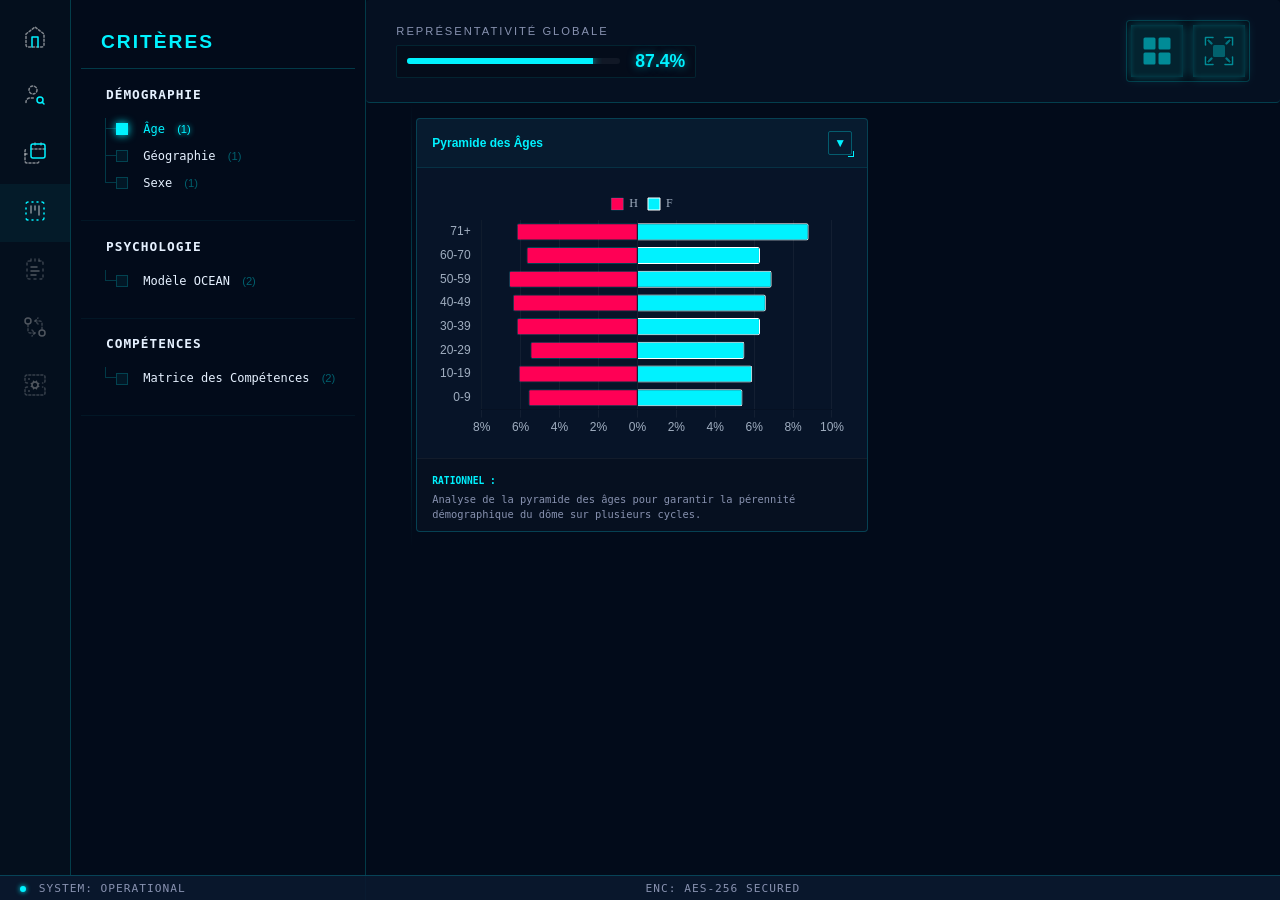
<file: pages/analysis.html>
<!DOCTYPE html>
<html lang="fr">
<head>
    <meta charset="UTF-8">
    <base href="./../">
    <title>AIDA | Analyse du panel</title>
    <link rel="stylesheet" href="css/style.css">
    <link rel="stylesheet" href="css/analysis.css">
    <link rel="icon" type="image/svg+xml" href="assets/svg/favicon.svg">
    <link href="assets/fonts/Orbitron-VariableFont_wght.ttf" rel="stylesheet">
</head>
<body class="page-analyses">
    <div class="app-container">
        <nav class="side-nav" id="main-nav"></nav>

        <aside class="search-panel compact">
            <header class="panel-header">
                <h2>CRITÈRES</h2>
            </header>
            
            <div class="scroll-list">
            </div>
        </aside>

        <main class="analysis-workspace">
            <header class="workspace-header">
                <div class="global-kpi">
                    <span class="label">REPRÉSENTATIVITÉ GLOBALE</span>
                    <div class="kpi-gauge-container">
                        <div class="kpi-fill-bg">
                            <div class="kpi-fill" style="width: 87.4%;"></div>
                        </div>
                        <span class="kpi-value">87.4%</span>
                    </div>
                </div>
                
                <div class="view-options">
                    <button class="view-btn active" id="btn-grid" title="Vue Grille">
                        <svg width="36" height="36">
                            <use href="assets/svg/icons.svg#four_square"></use>
                        </svg>
                    </button>
                    <button class="view-btn active" id="btn-focus" title="Vue Plein Ecran">
                        <svg width="36" height="36">
                            <use href="assets/svg/icons.svg#focus_expand"></use>
                        </svg>
                    </button>
                </div>
            </header>

            <div class="analysis-grid grid-mode" id="analysis-grid">
            </div>
        </main>
    </div>

    <footer class="system-bar">
        <div class="status-item">
            <span class="dot pulse"></span> SYSTEM: OPERATIONAL
        </div>
        <div class="status-item">
            ENC: AES-256 SECURED
        </div>
        <div class="status-item" id="live-clock">
            </div>
    </footer>

    <!-- chart.umd.min.js shall be loaded first to manage depencies with visual-engine.js -->
    <script src="js/vendor/chart.umd.min.js"></script>

    <script src="js/config-nav.js"></script>
    <script src="js/analysis-loader.js"></script>
    <script src="js/visual-engine.js"></script>

</body>
</html>
</file>
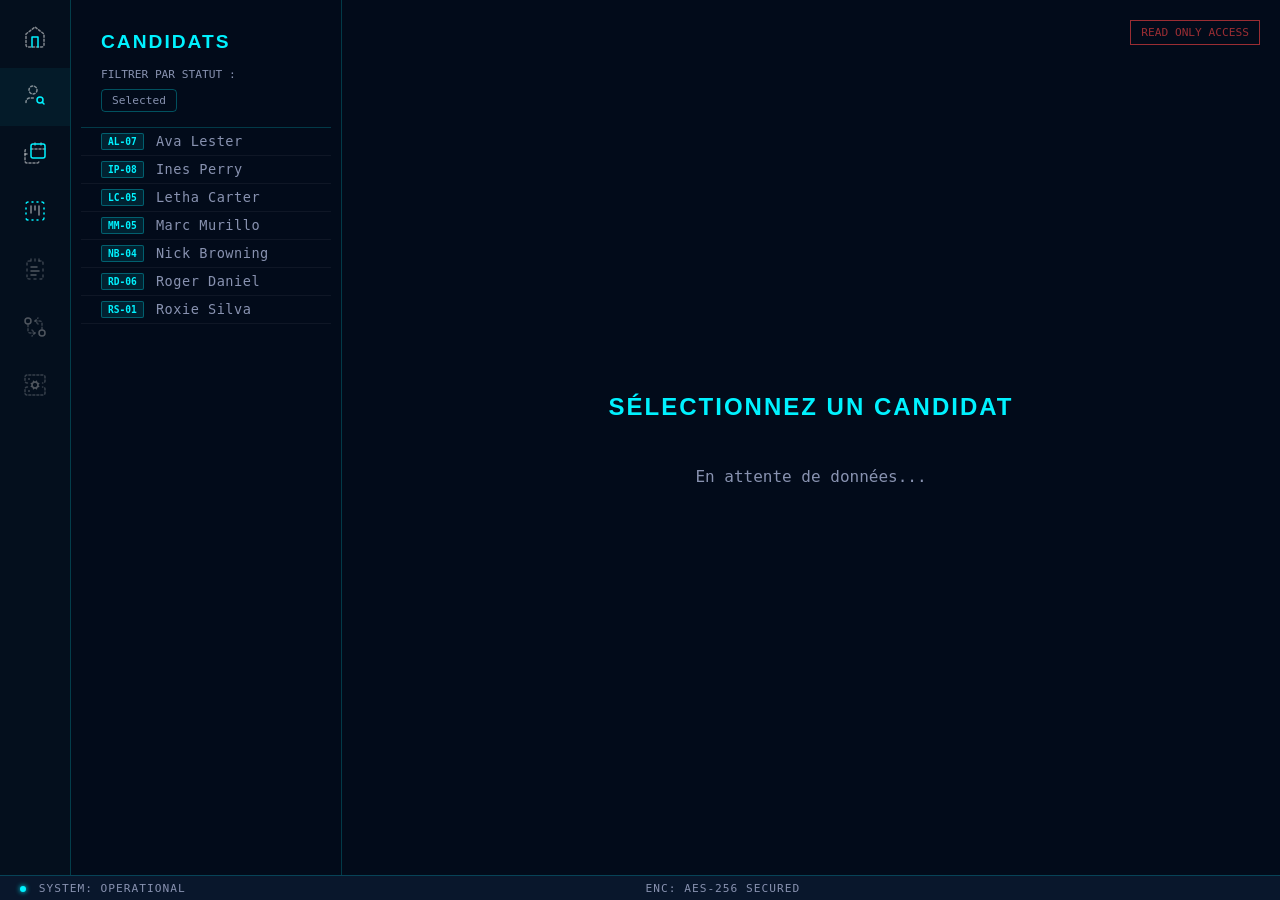
<file: pages/candidats.html>
<!DOCTYPE html>
<html lang="fr">
<head>
    <meta charset="UTF-8">
    <base href="./../">
    <title>AIDA | Gestion des Sujets</title>
    <link rel="stylesheet" href="css/style.css">
    <link rel="icon" type="image/svg+xml" href="assets/svg/favicon.svg">
    <link href="assets/fonts/Orbitron-VariableFont_wght.ttf" rel="stylesheet">
</head>
<body class="page-candidates">

    <div class="app-container">
        <nav class="side-nav" id="main-nav">
        </nav>

        <aside class="search-panel">
            <div class="panel-header">
                <h2>Candidats</h2>
                
                <div class="filter-section">
                    <span class="filter-label">Filtrer par statut :</span>
                    <div id="status-filters" class="status-pills"></div>
                </div>
            </div>

            <div id="candidates-list" class="scroll-list">
                </div>
        </aside>

        <section class="details-view" id="candidate-details">

            <div class="empty-state-message" id="empty-message">
                <h2>SÉLECTIONNEZ UN CANDIDAT</h2>
                <p>En attente de données...</p>
            </div>
            
            <div class="readonly-watermark">READ ONLY ACCESS</div>

            <header class="details-header">
                <div class="identity-block">
                    <h2 id="det-fullname">Sélectionnez un sujet</h2>
                    <p id="det-situation"En attente de données...</p>
                </div>
                <div class="stats-block">
                    <div class="stat-item">
                        <span class="label">ÂGE</span>
                        <span class="value" id="det-age">--</span>
                    </div>
                    <div class="stat-item">
                        <span class="label">SEXE</span>
                        <span class="value" id="det-sex">--</span>
                    </div>
                </div>
            </header>

            <div class="details-grid">
                <div class="info-card">
                    <h3>Parcours Professionnel</h3>
                    <div id="det-experience" class="data-list"></div>
                </div>
                
                <div class="info-card">
                    <h3>Éducation & Formations</h3>
                    <div id="det-education" class="data-list"></div>
                </div>

                <div class="info-card">
                    <h3>Analyse Psychologique</h3>
                    <div class="mbti-container">
                        <span class="mbti-badge" id="det-mbti">----</span>
                    </div>
                    <p id="det-notes" class="analysis-text"></p>
                </div>
            </div>
        </section>
    </div>

    <footer class="system-bar">
        <div class="status-item">
            <span class="dot pulse"></span> SYSTEM: OPERATIONAL
        </div>
        <div class="status-item">
            ENC: AES-256 SECURED
        </div>
        <div class="status-item" id="live-clock">
            </div>
    </footer>

    <script src="js/config-nav.js"></script>
    <script src="js/candidates-loader.js"></script>
</body>
</html>
</file>
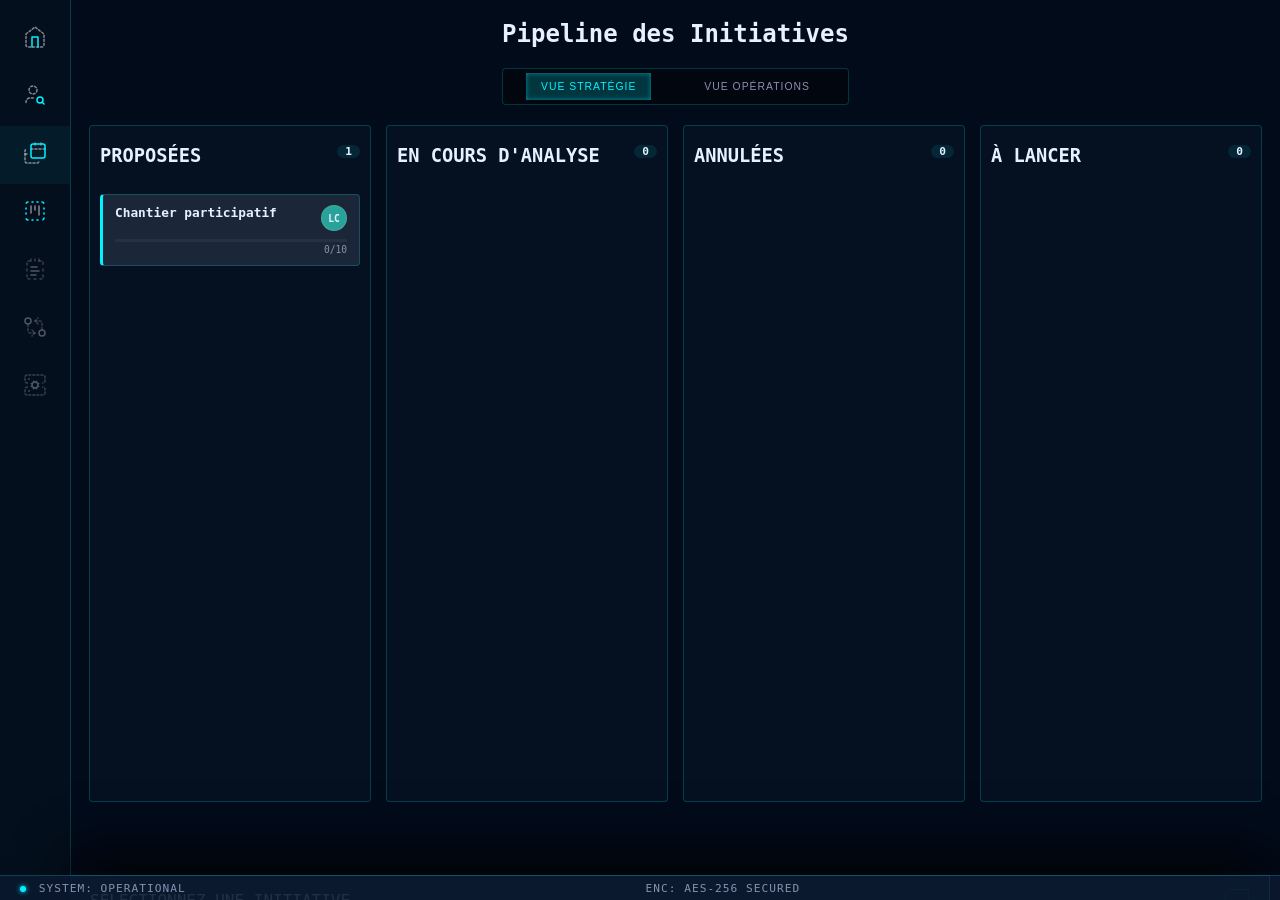
<file: pages/initiatives.html>
<!DOCTYPE html>
<html lang="fr">
<head>
    <meta charset="UTF-8">
    <base href="./../">
    <title>AIDA | Pilotage des Initiatives</title>
    <link rel="stylesheet" href="css/style.css">
    <link rel="stylesheet" href="css/initiatives.css">
    <link rel="icon" type="image/svg+xml" href="assets/svg/favicon.svg">
    <link href="assets/fonts/Orbitron-VariableFont_wght.ttf" rel="stylesheet">
</head>
<body class="page-initiatives">

    <div class="app-container vertical">
        <div class="main-workspace">
            <nav class="side-nav" id="main-nav">
            </nav>

            <main class="kanban-area">
                <header class="view-header">
                    <div class="header-left">
                        <h2>Pipeline des Initiatives</h2>
                    </div>
                    <div class="view-switcher">
                        <button class="view-btn active" data-view="strategy">VUE STRATÉGIE</button>
                        <button class="view-btn" data-view="ops">VUE OPÉRATIONS</button>
                    </div>
                </header>

                <div class="kanban-board" id="kanban-board">
                    </div>
            </main>
        </div>
        <footer class="initiative-console" id="initiative-console">
            <div class="console-header">
                <span id="console-title">SÉLECTIONNEZ UNE INITIATIVE</span>
                <div class="console-controls">
                    <span id="console-id-badge"></span>
                    <button class="close-button" onclick="toggleConsole()">_</button>
                </div>
            </div>
            
            <div class="console-content">
                <div class="console-column info-panel">
                    <h3>LOGS STRATÉGIQUES</h3>
                    <p id="con-desc" class="desc-text"></p>
                    <div id="con-global-process" class="process-list"></div>
                </div>

                <div class="console-column subjects-panel">
                    <h3>SUJETS LIÉS</h3>
                    <div id="con-candidate-list" class="subject-grid"></div>
                </div>

                <div class="console-column analysis-panel">
                    <h3>DIAGNOSTIC INDIVIDUEL</h3>
                    <div id="con-individual-details">
                        <p class="hint">Sélectionnez un sujet pour voir sa progression.</p>
                    </div>
                </div>
            </div>
        </footer>
    </div>

    <footer class="system-bar">
        <div class="status-item">
            <span class="dot pulse"></span> SYSTEM: OPERATIONAL
        </div>
        <div class="status-item">
            ENC: AES-256 SECURED
        </div>
        <div class="status-item" id="live-clock">
            </div>
    </footer>

    <script src="js/config-nav.js"></script>
    <script src="js/initiatives-loader.js"></script>
</body>
</html>
</file>
